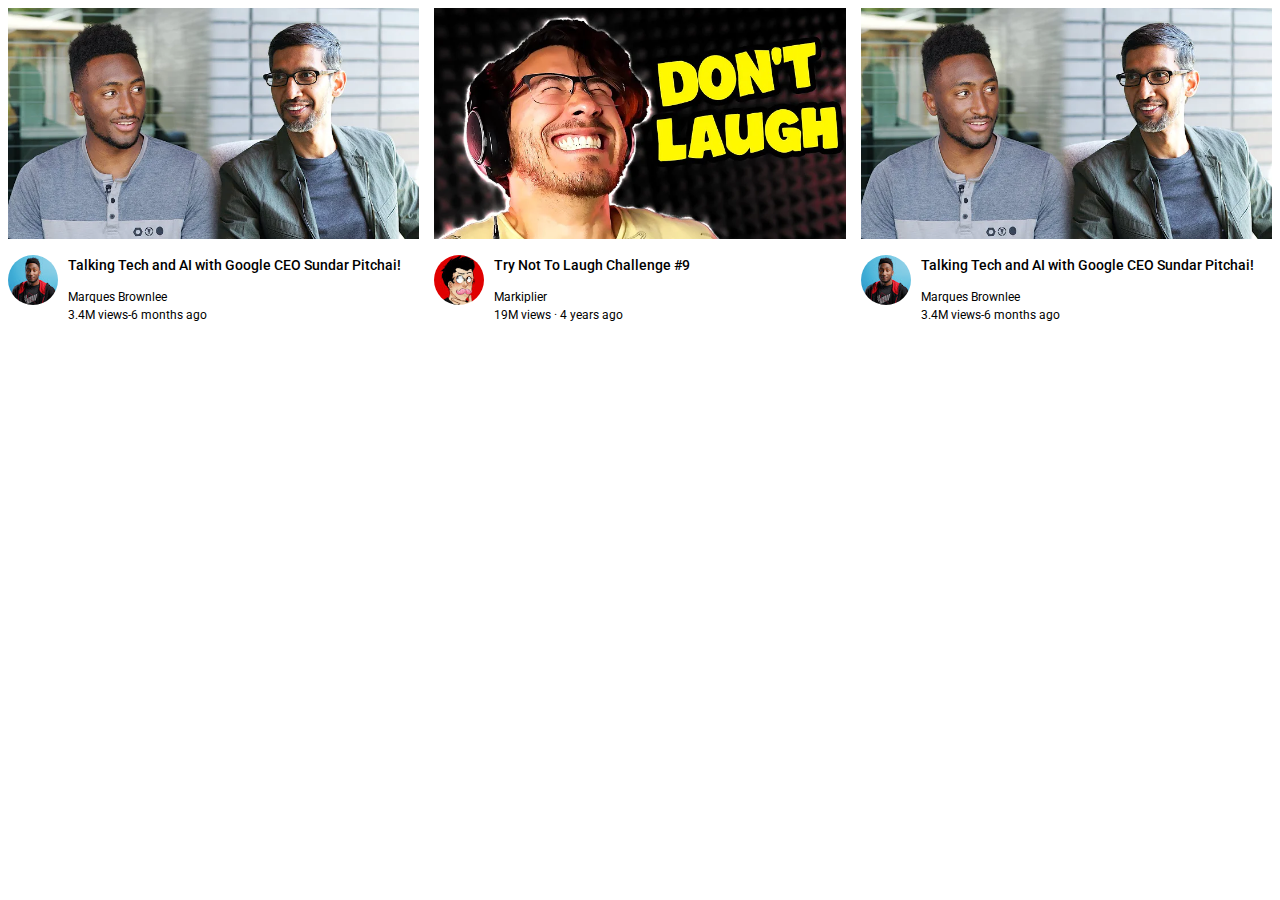
<file: youtube1.html>
<!DOCTYPE html>
<!--[if lt IE 7]>      <html class="no-js lt-ie9 lt-ie8 lt-ie7"> <![endif]-->
<!--[if IE 7]>         <html class="no-js lt-ie9 lt-ie8"> <![endif]-->
<!--[if IE 8]>         <html class="no-js lt-ie9"> <![endif]-->
<!--[if gt IE 8]>      <html class="no-js"> <!--<![endif]-->
<html>
    <head>
        <meta charset="utf-8">
        <meta http-equiv="X-UA-Compatible" content="IE=edge">
        <title></title>
        <meta name="description" content="">
        <meta name="viewport" content="width=device-width, initial-scale=1">
        <link rel="stylesheet" href="">
        <link rel="preconnect" href="https://fonts.gstatic.com" crossorigin>
        <link href="https://fonts.googleapis.com/css2?family=Roboto:wght@400;500;700&display=swap" rel="stylesheet">
        <style>
           .video-info-grid{
                display: grid;
                grid-template-columns: 50px 1fr;
           }
           .img2{
                width: 100%;
                border-radius: 100px;
                object-fit: cover;
                object-position: center;
           }
           .p{
                margin-left: 10px;
           }
           p{
                margin: 0;
                padding: 0;
           }
           .thumbnail{
            margin-bottom: 12px;
           }
           .p1{
            font-weight: 500;
            font-family: Roboto,arial;
            line-height: 20px;
            font-size: 14px;

           }
           .p2,.p3{
            font-size: 12px;
           }
           .p2{
            margin-top: 15px;
            margin-bottom: 4px;
            font-family: Roboto,arial;
           }
           .p3{
            font-family: Roboto,arial;
           }
           .video-grid{
            display: grid;
            grid-template-columns: 1fr 1fr 1fr;
            column-gap: 15px;
           }
           .img1{
            width: 100%;
           }
        </style>
    </head>
    <body>
        <div class="video-grid">
            <div class="video">
                <div class="thumbnail">
                    <img class="img1" src="thumbnails/thumbnail-1.webp" alt="">
                </div>
                <div class="video-info-grid">
                    <div class="channel-image">
                        <img class="img2" src="img-profile-picture\channel-1.jpeg" alt="">
                    </div>
                    <div class="p">
                        <p class="p1">Talking Tech and AI with Google CEO Sundar Pitchai!</p>
                        <p class="p2">Marques Brownlee</p>
                        <p class="p3">3.4M views-6 months ago</p>
                    </div>
                </div>
                    
            </div>
            <div class="video">
                <div class="thumbnail">
                    <img class="img1" src="thumbnails/thumbnail-2.webp" alt="">
                </div>
                <div class="video-info-grid">
                    <div class="channel-image">
                        <img class="img2" src="img-profile-picture\channel-2.jpeg" alt="">
                    </div>
                    <div class="p">
                        <p class="p1">Try Not To Laugh Challenge #9</p>
                        <p class="p2">Markiplier</p>
                        <p class="p3">19M views · 4 years ago</p>
                    </div>
                </div>
            </div>
            <div class="video">
                <div class="thumbnail">
                    <img class="img1" src="thumbnails/thumbnail-1.webp" alt="">
                </div>
                <div class="video-info-grid">
                    <div class="channel-image">
                        <img class="img2" src="img-profile-picture\channel-1.jpeg" alt="">
                    </div>
                    <div class="p">
                        <p class="p1">Talking Tech and AI with Google CEO Sundar Pitchai!</p>
                        <p class="p2">Marques Brownlee</p>
                        <p class="p3">3.4M views-6 months ago</p>
                    </div>
                </div>
                    
            </div>
        </div>
   
        <script src="" async defer></script>
    </body>
</html>
</file>
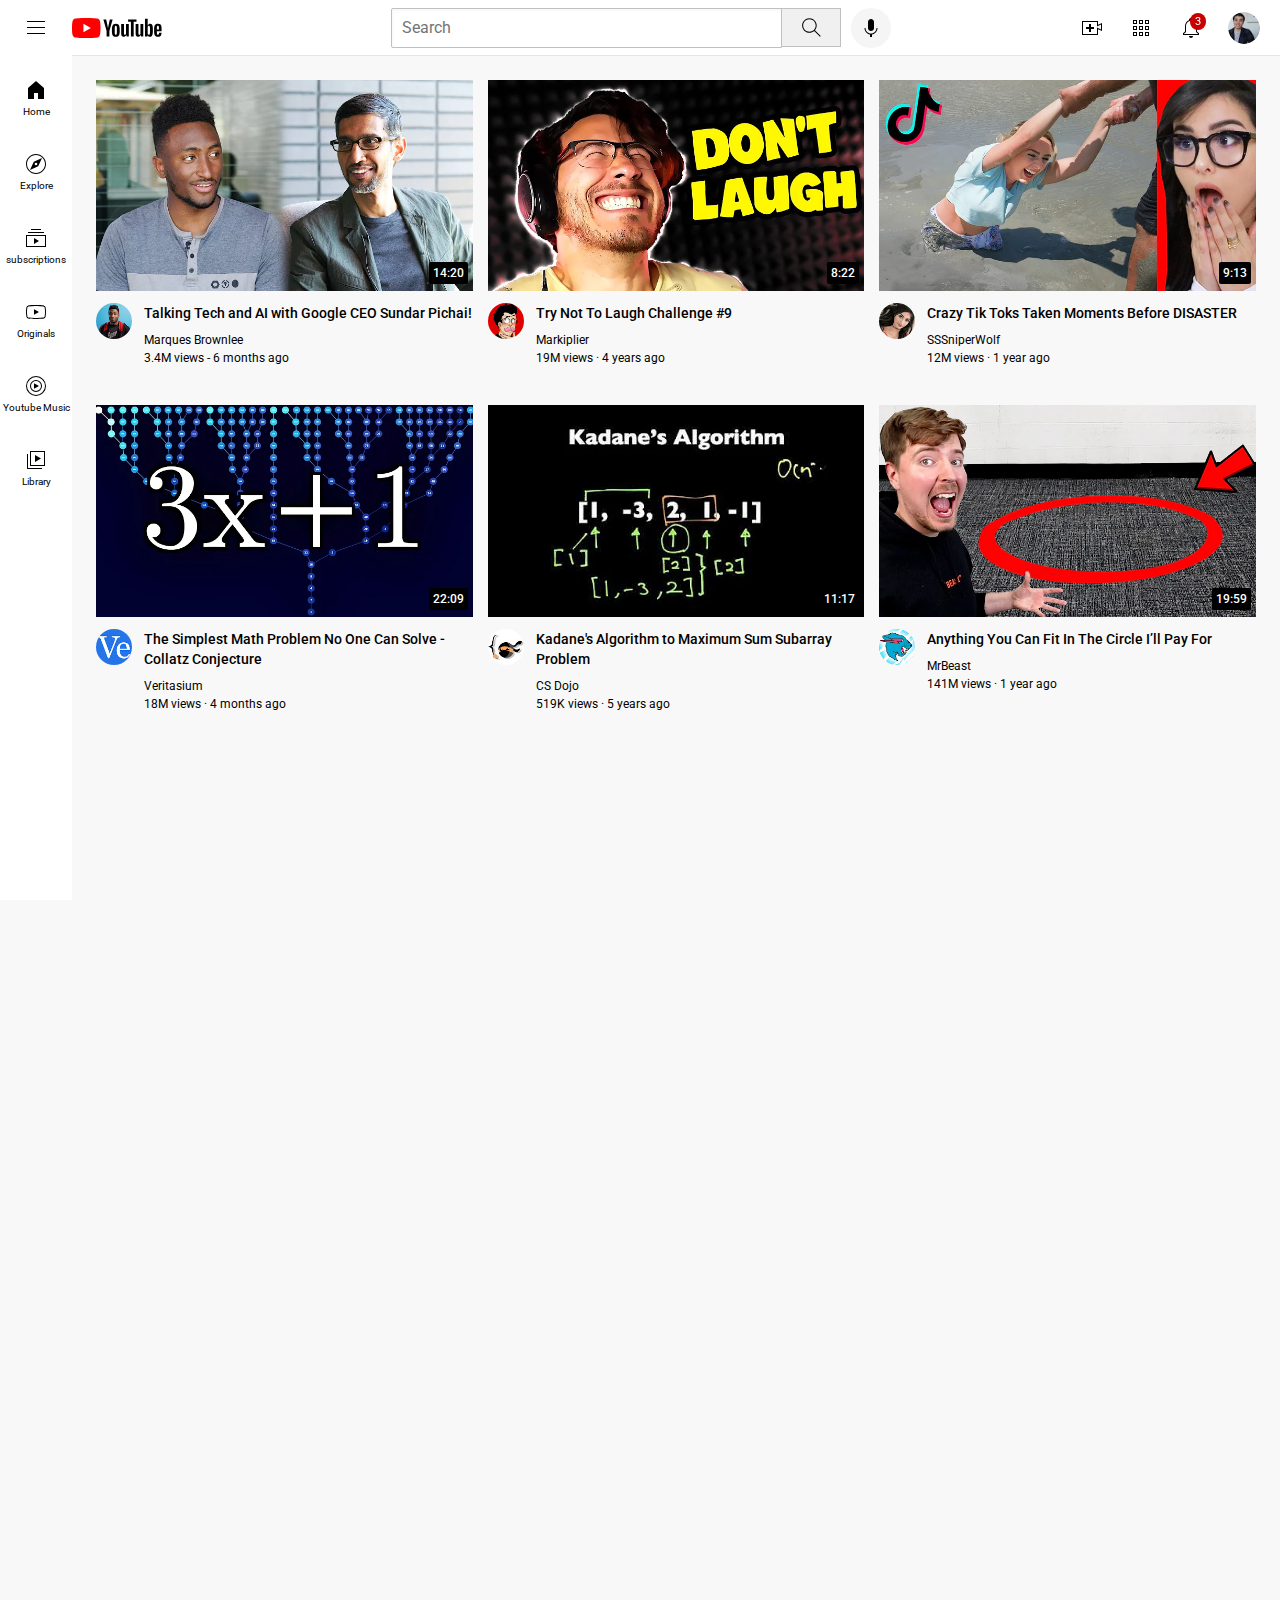
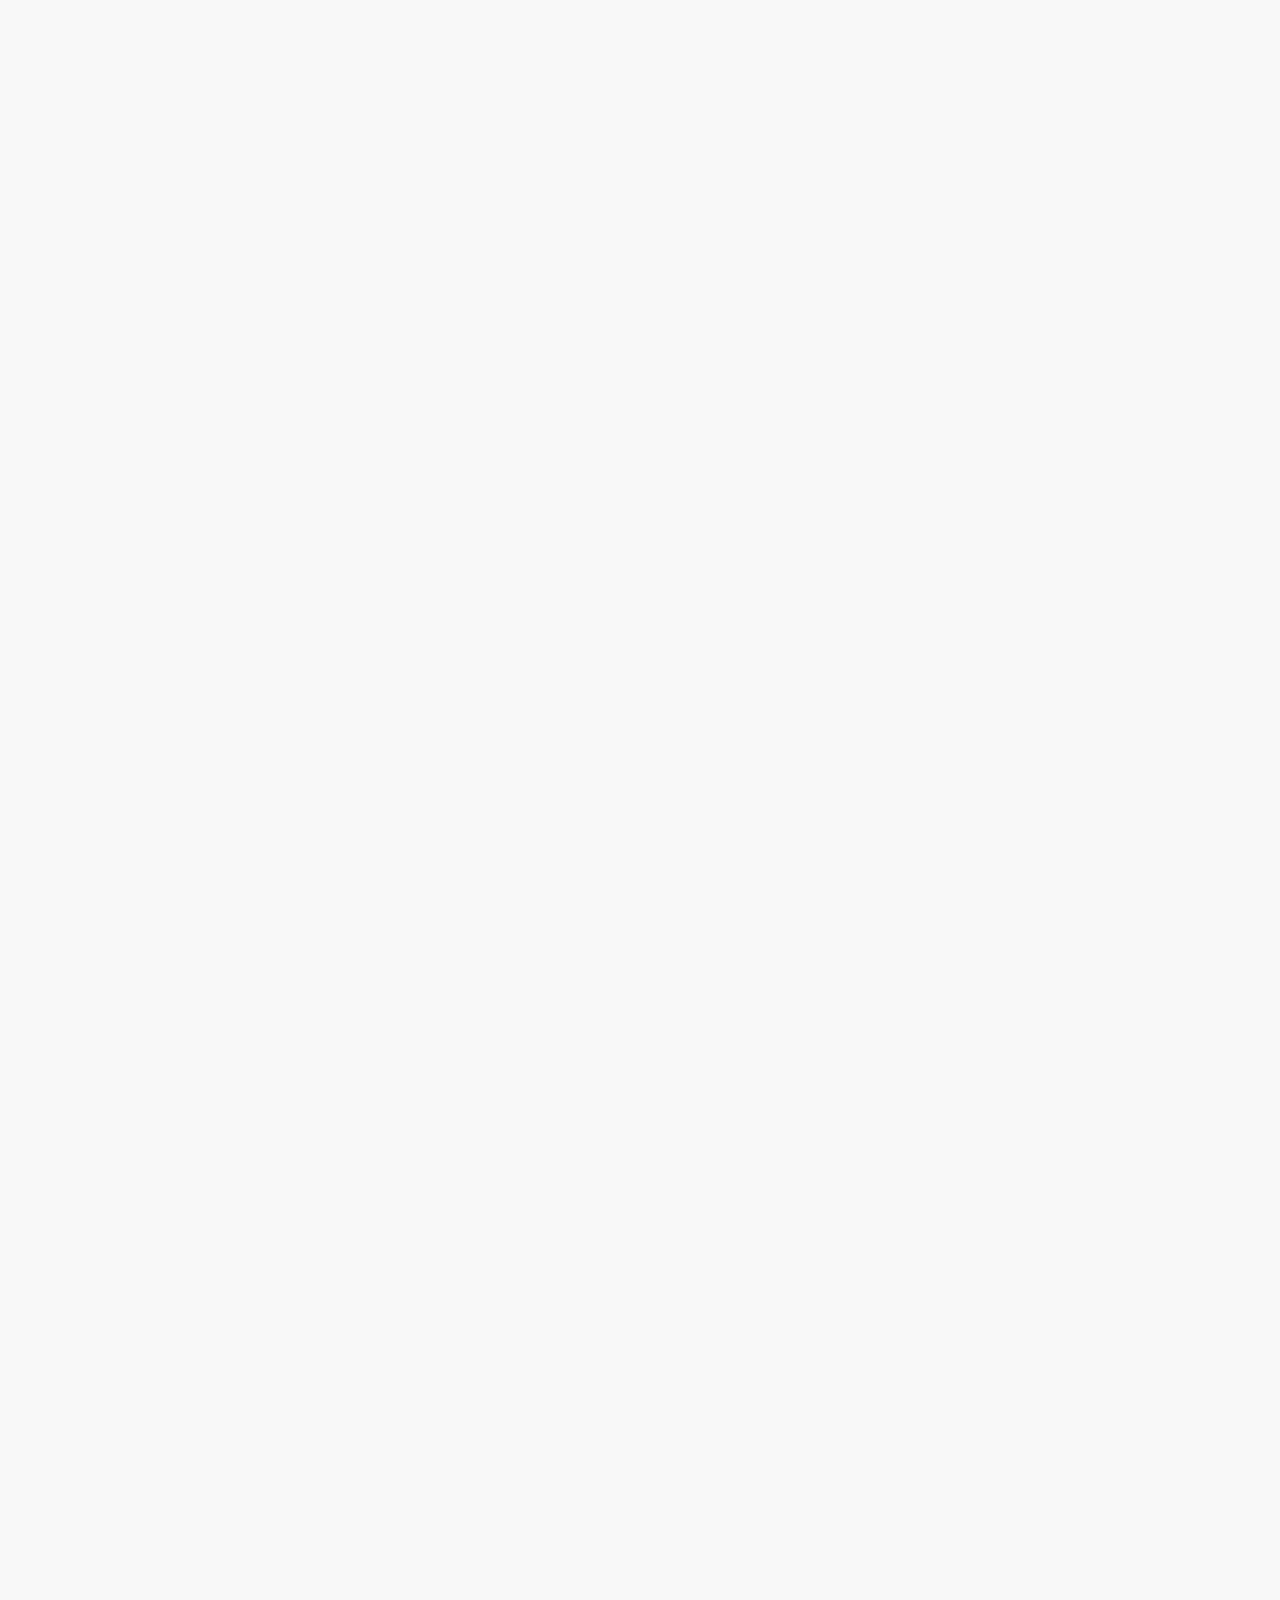
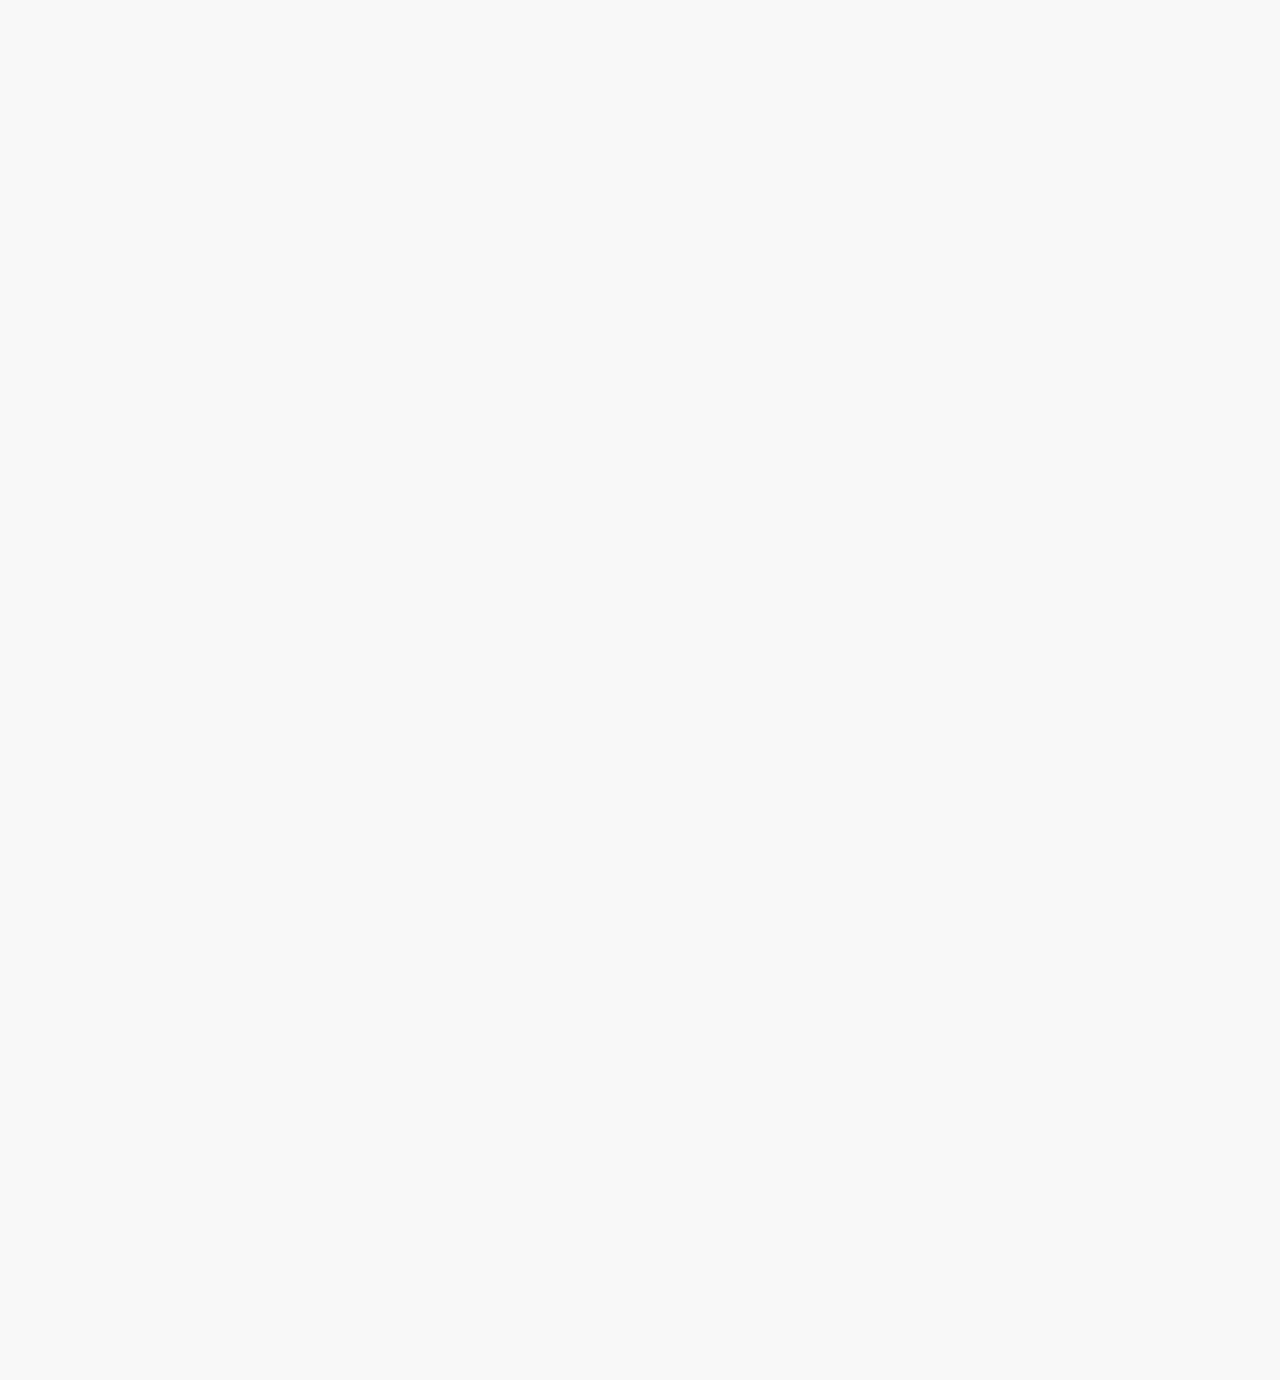
<file: youtube2.html>
<!DOCTYPE html>
<!--[if lt IE 7]>      <html class="no-js lt-ie9 lt-ie8 lt-ie7"> <![endif]-->
<!--[if IE 7]>         <html class="no-js lt-ie9 lt-ie8"> <![endif]-->
<!--[if IE 8]>         <html class="no-js lt-ie9"> <![endif]-->
<!--[if gt IE 8]>      <html class="no-js"> <!--<![endif]-->
<html>
    <head>
        <meta charset="utf-8">
        <meta http-equiv="X-UA-Compatible" content="IE=edge">
        <title></title>
        <meta name="description" content="">
        <meta name="viewport" content="width=device-width, initial-scale=1">
        <link rel="stylesheet" href="video.css">
        <link rel="stylesheet" href="general.css">
        <link rel="stylesheet" href="header.css">
        <link rel="stylesheet" href="sidebar.css">
        <link rel="preconnect" href="https://fonts.googleapis.com">
        <link rel="preconnect" href="https://fonts.gstatic.com" crossorigin>
        <link href="https://fonts.googleapis.com/css2?family=Roboto:wght@400;500;700&display=swap" rel="stylesheet">
        <style>
            @media(max-width:500px){
                .sidebar{
                    display: none;
                }
                .video-grid{
                    grid-template-columns: 1fr;
                }
                body{
                    padding-left: 24px;
                    padding-right: 24px;
                }
                .upload-container{
                    display: none;
                }
                .u-apps-container{
                    display: none;
                }
                .right-section{
                    flex-shrink: 1;
                }
                .search-button{
                    display: none;
                }
                .search-bar{
                    min-width: 70px;
                    margin-right: 10px;
                }
            }  
        </style>
    </head>
    <body>
        <div class="header">
            <div class="left-section">
                <img class="hamburger" src="icons/hamburger-menu.svg" alt="">
                <img class="youtube" src="icons/youtube-logo.svg" alt="">
            </div>
            <div class="middle-section">
                <input class="search-bar" type="text" placeholder="Search">
                <button class="search-button">
                    <img class="search-icon" src="icons/search.svg" alt="">
                    <div class="tooltip">
                        Search
                    </div>
                </button>
                <button class="voice-search-button">
                    <img class="voice-search-icon" src="icons/voice-search-icon.svg" alt="">
                    <div class="tooltip">Search with your voice</div>
                </button>
            </div>
            <div class="right-section">
                <div class="upload-container">
                    <img class="upload" src="icons/upload.svg" alt="">
                    <div class="tooltip">Create</div>
                </div>
                <div class="u-apps-container">
                    <img class="u-apps" src="icons/youtube-apps.svg" alt="">
                    <div class="tooltip">Youtube apps</div>
                </div>
                <div class="notification-icon-container">
                    <img class="ico-noti" src="icons/notifications.svg" alt="">
                    <div class="notification-count">3</div>
                    <div class="tooltip">Notifications</div>
                </div>
                <img class="mychannel" src="thumbnails/my-channel.jpeg" alt="">
            </div>
        </div>
        <div class="sidebar">
            <div class="sidebar-link">
                <img src="icons/home.svg" alt="">
                <div>Home</div>
            </div>
            <div class="sidebar-link">
                <img src="icons/explore.svg" alt="">
                <div>Explore</div>
            </div>
            <div class="sidebar-link">
                <img src="icons/subscriptions.svg" alt="">
                <div>subscriptions</div>
            </div>
            <div class="sidebar-link">
                <img src="icons/originals.svg" alt="">
                <div>Originals</div>
            </div>
            <div class="sidebar-link">
                <img src="icons/youtube-music.svg" alt="">
                <div>Youtube Music</div>
            </div>
            <div class="sidebar-link">
                <img src="icons/library.svg" alt="">
                <div>Library</div>
            </div>
        </div>
        <div class="video-grid">
            <div class="video">
                <div class="thumbnail">
                    <img class="img1" src="thumbnails/thumbnail-1.webp" alt="">
                    <div class="video-time">
                        14:20
                    </div>
                </div>
                <div class="video-info-grid">
                    <div class="channel-image">
                        <img class="img2" src="img-profile-picture\channel-1.jpeg" alt="">
                    </div>
                    <div class="p">
                        <p class="p1">Talking Tech and AI with Google CEO Sundar Pichai!</p>
                        <p class="p2">Marques Brownlee</p>
                        <p class="p3">3.4M views - 6 months ago</p>
                    </div>
                </div>
                    
            </div>
            <div class="video">
                <div class="thumbnail">
                    <img class="img1" src="thumbnails/thumbnail-2.webp" alt="">
                    <div class="video-time">
                        8:22
                    </div>
                </div>
                <div class="video-info-grid">
                    <div class="channel-image">
                        <img class="img2" src="img-profile-picture\channel-2.jpeg" alt="">
                    </div>
                    <div class="p">
                        <p class="p1">Try Not To Laugh Challenge #9</p>
                        <p class="p2">Markiplier</p>
                        <p class="p3">19M views · 4 years ago</p>
                    </div>
                </div>
            </div>
            <div class="video">
                <div class="thumbnail">
                    <img class="img1" src="thumbnails/thumbnail-3.webp" alt="">
                    <div class="video-time">
                        9:13
                    </div>
                </div>
                <div class="video-info-grid">
                    <div class="channel-image">
                        <img class="img2" src="img-profile-picture\channel-3.jpeg" alt="">
                    </div>
                    <div class="p">
                        <p class="p1">Crazy Tik Toks Taken Moments Before DISASTER</p>
                        <p class="p2">SSSniperWolf</p>
                        <p class="p3">12M views · 1 year ago</p>
                    </div>
                </div>
                    
            </div>
            <div class="video">
                <div class="thumbnail">
                    <img class="img1" src="thumbnails/thumbnail-4.webp" alt="">
                    <div class="video-time">
                        22:09
                    </div>
                </div>
                <div class="video-info-grid">
                    <div class="channel-image">
                        <img class="img2" src="img-profile-picture\channel-4.jpeg" alt="">
                    </div>
                    <div class="p">
                        <p class="p1">
                            The Simplest Math Problem No One Can Solve - Collatz Conjecture</p>
                        <p class="p2">Veritasium</p>
                        <p class="p3">18M views · 4 months ago</p>
                    </div>
                </div>
            </div>
            <div class="video">
                <div class="thumbnail">
                    <img class="img1" src="thumbnails/thumbnail-5.webp" alt="">
                    <div class="video-time">
                        11:17
                    </div>
                </div>
                <div class="video-info-grid">
                    <div class="channel-image">
                        <img class="img2" src="img-profile-picture\channel-5.jpeg" alt="">
                    </div>
                    <div class="p">
                        <p class="p1">
                            Kadane's Algorithm to Maximum Sum Subarray Problem</p>
                        <p class="p2">CS Dojo</p>
                        <p class="p3">519K views · 5 years ago</p>
                    </div>
                </div>
                    
            </div>
            <div class="video">
                <div class="thumbnail">
                    <img class="img1" src="thumbnails/thumbnail-6.webp" alt="">
                    <div class="video-time">
                        19:59
                    </div>
                </div>
                <div class="video-info-grid">
                    <div class="channel-image">
                        <img class="img2" src="img-profile-picture\channel-6.jpeg" alt="">
                    </div>
                    <div class="p">
                        <p class="p1">
                            Anything You Can Fit In The Circle I’ll Pay For</p>
                        <p class="p2">MrBeast</p>
                        <p class="p3">141M views · 1 year ago</p>
                    </div>
                </div>
            </div>
        </div>
       
        
       
        
        <script src="" async defer></script>
    </body>
</html>
</file>
<file: video.css>
.thumbnail{
    margin-bottom: 8px;
    position: relative;
    z-index: 0;
    cursor: pointer;
}
.img1{
    width: 100%;
    object-fit: cover;
    object-position:center;

}
.img2{
    width: 36px;
    border-radius: 100%;
    object-fit: cover;
    object-position:center;
}
.video-grid{
    display: grid;
    grid-template-columns: 1fr 1fr 1fr;
    column-gap: 15px;
    row-gap: 40px;
}
.video-info-grid{
    display: grid;
    grid-template-columns: 38px 1fr;

}
.video-time{
    position: absolute;
    background-color: black;
    color: white;
    bottom: 11px;
    right: 5px;
    font-size: 12px;
    font-family: Roboto,arial;
    font-weight: 500;
    padding: 4px;
    border-radius: 2px;

}
</file>
<file: general.css>
p{
    margin: 0;
    padding: 0;
    color: black;
}
.p{
    color: black;
    display: inline-block;
    vertical-align: top;
    font-family:Roboto,arial;
    margin-left: 10px;
   
    
}
.p1{
    
    margin-top: 0px;
    font-size: 14px;
    font-weight:500;
    line-height: 20px;
}
.p2,.p3{
    
    font-size: 12px;
}
.p2{
    margin-top: 10px;
    margin-bottom: 4px;
}
body{
    margin: 0;
    height: 4500px;
    padding-top: 80px;
    padding-left: 96px;
    padding-right: 24px;
    background-color: rgb(248, 248, 248);
}
</file>
<file: header.css>
.header{
    height: 55px;
    display: flex;
    justify-content: space-between;
    position: fixed;
    top: 0;
    left: 0;
    right: 0;
    background-color: white;
    border-bottom: 1px solid rgb(228, 228, 228);
    z-index: 100;
    

}
.left-section{
    display: flex;
    align-items: center;
}
.middle-section{
    flex: 1;
    margin-left: 70px;
    margin-right: 30px;
    max-width: 500px;
    display: flex;
    align-items: center;
}
.right-section{
    width: 180px;
    display: flex;
    align-items: center;
    justify-content: space-between;
    margin-right: 20px;
    flex-shrink: 0;
}
.hamburger{
    height: 24px;
    margin-left: 24px;
    margin-right: 24px;
}
.youtube{
    height: 20px;
}
.search-button{
    height: 39px;
    width: 60px;
    background-color: rgb(240,240,240);
    border: 1px solid rgb(192, 192, 192);
    margin-left: -1px;
    margin-right: 10px;
}
.search-icon{
    height: 25px;
}
.search-button,.voice-search-button,.upload-container,.u-apps-container,.notification-icon-container{
    position: relative;
    display: flex;
    justify-content: center;
    align-items: center;
}
.tooltip{
    position:absolute;
    font-size: 12px;
    padding-left: 8px;
    padding-right: 8px;
    padding-top: 4px;
    padding-bottom: 4px;
    background-color: gray;
    color: white;
    border-radius: 4px;
    bottom: -30px;
    opacity: 0;
    pointer-events: none;
    transition: 0.15s;
    white-space: nowrap;
    font-family: roboto,arial
}
.search-button:hover .tooltip,
.voice-search-button:hover .tooltip,
.upload-container:hover .tooltip,
.u-apps-container:hover .tooltip,
.notification-icon-container:hover .tooltip{
    opacity: 1;
}
.voice-search-button{
    height: 40px;
    width: 40px;
    border-radius: 20px;
    background-color: rgb(245,245,245);
    border: none;
    
    
}

.voice-search-icon{
    height: 24px;
}
.search-bar{
    flex: 1;
    height: 36px;
    padding-left: 10px;
    font-size: 16px;
    border: 1px solid rgb(192, 192, 192);
    border-radius: 2px 0px 0px 2px;
    box-shadow: inset 1px 2px 3px rgba(0, 0, 0, 0.03);
    width: 0;
}
.search-bar::placeholder{
    font-family: roboto,arial;
    font-size: 16px;
}
.upload{
    height: 24px;
}
.u-apps{
    height: 24px;

}
.ico-noti{
    height: 24px;

    
}
.mychannel{
    height: 32px;
    border-radius: 16px;
}
.notification-count{
    position: absolute;
    top: -3px;
    right: -3px;
    background-color: rgb(200, 0, 0);
    color: white;
    border-radius: 10px;
    font-family: roboto,arial;
    font-size: 11px;
    padding-left: 5px;
    padding-right: 5px;
    padding-top: 2px;
    padding-bottom: 2px;
    
}
.notification-icon-container{
    position: relative;
}
</file>
<file: sidebar.css>
.sidebar{
    position: fixed;
    left: 0;
    bottom: 0;
    top: 55px;
    background-color: white;
    width: 72px;
    z-index: 200;
    padding-top:5px;
}
.sidebar-link{
    height: 74px;
    display: flex;
    align-items: center;
    justify-content: center;
    flex-direction:column;
    cursor: pointer;
    
}
.sidebar-link:hover{
    background-color: rgb(235,235,235);
}
.sidebar-link img{
    height: 24px;
    margin-bottom: 4px;

}
.sidebar-link div{
    font-size: 10px;
    font-family:roboto,arial;
}
</file>
